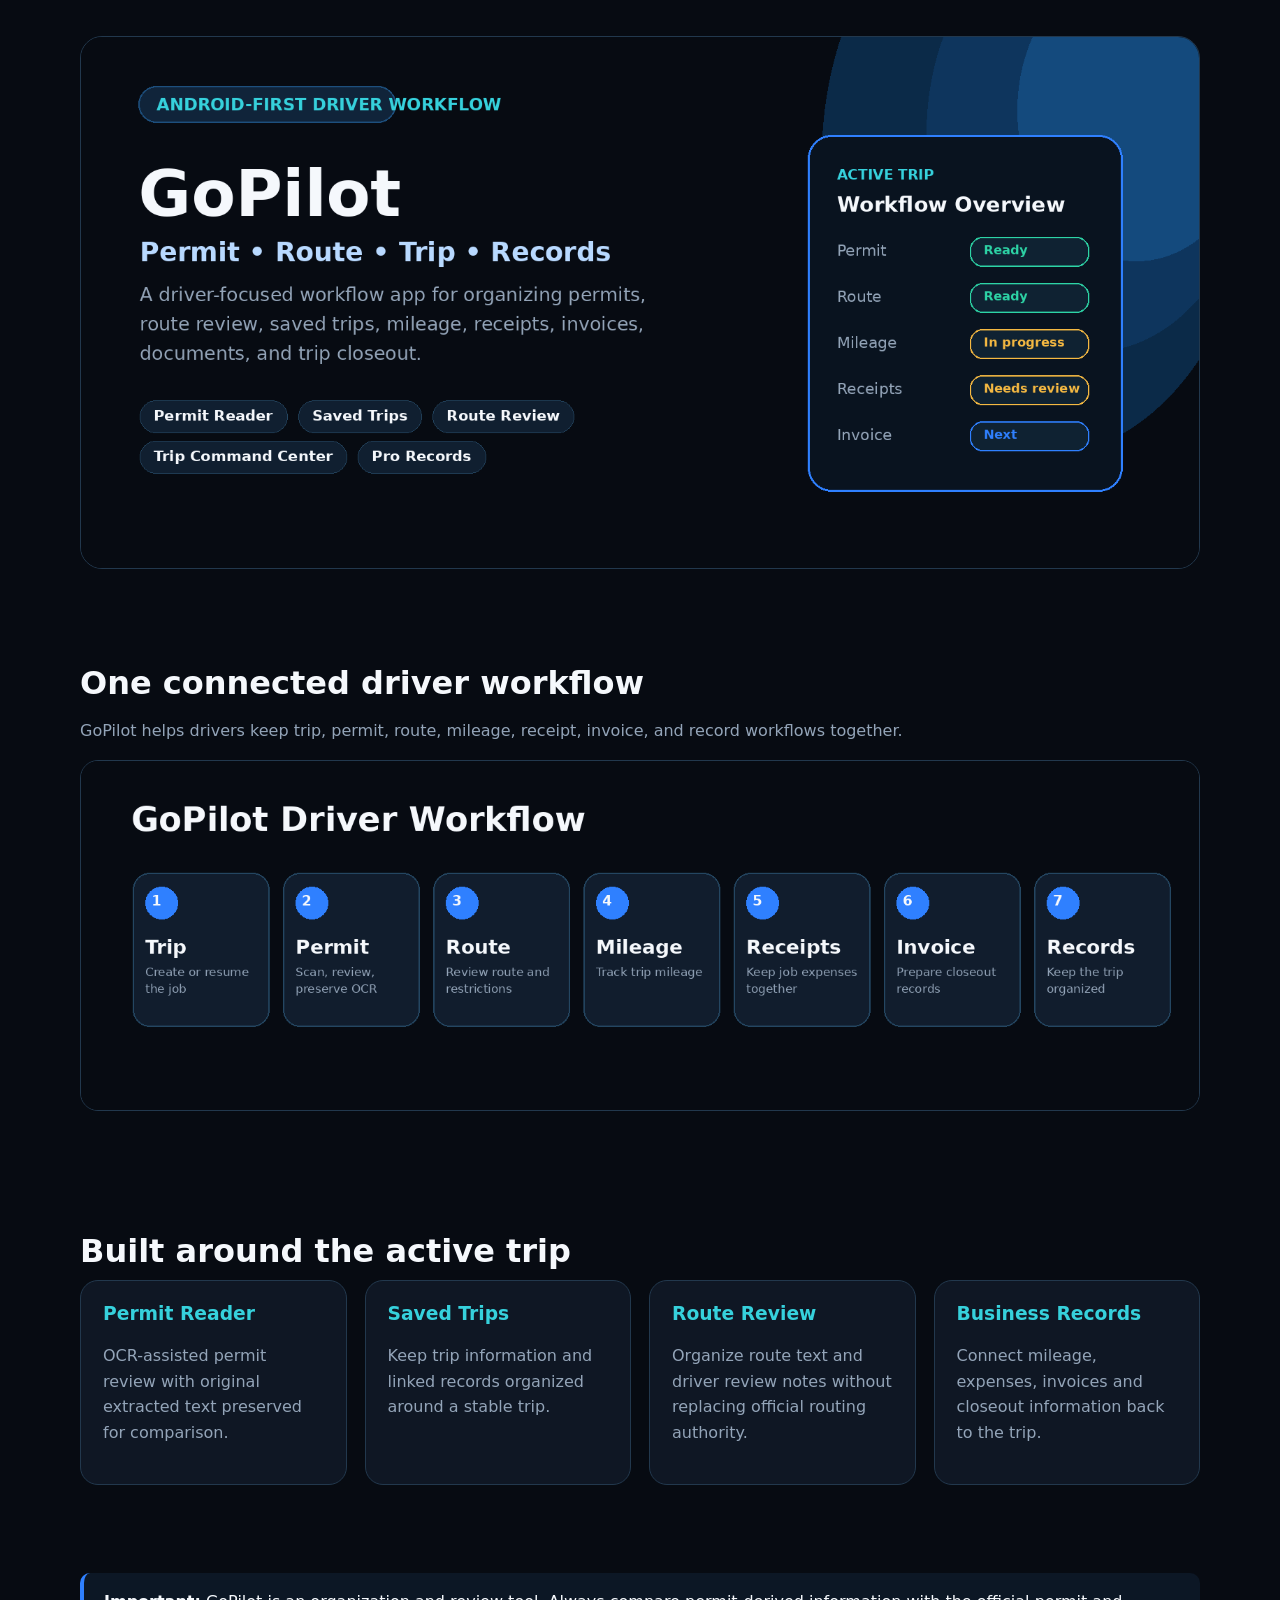
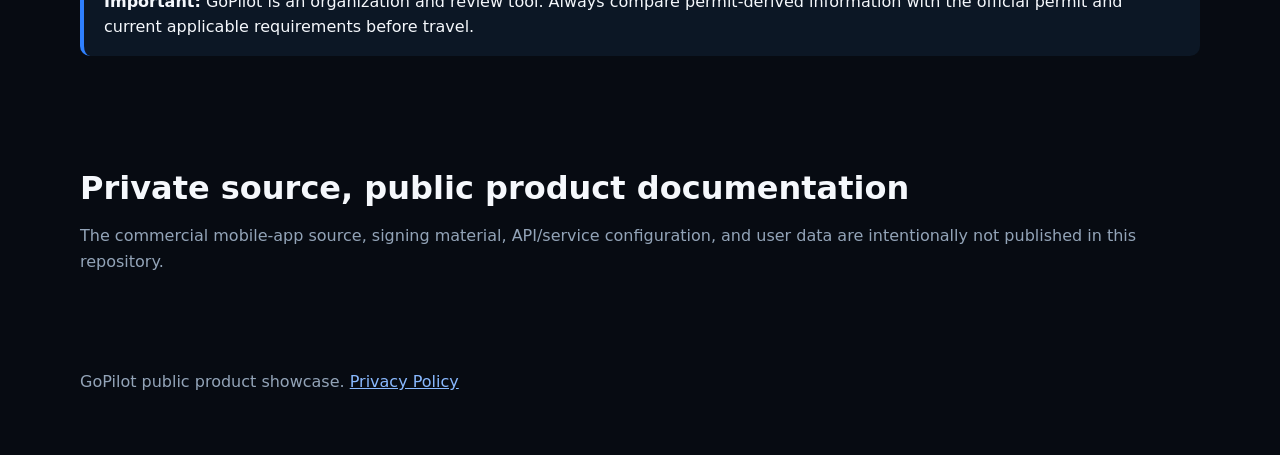
<file: docs/index.html>
<!doctype html>
<html lang="en">
<head>
  <meta charset="utf-8">
  <meta name="viewport" content="width=device-width,initial-scale=1">
  <meta http-equiv="refresh" content="0; url=site/">
  <title>GoPilot</title>
</head>
<body>
  <p><a href="site/">Open the GoPilot public showcase.</a></p>
</body>
</html>
</file>
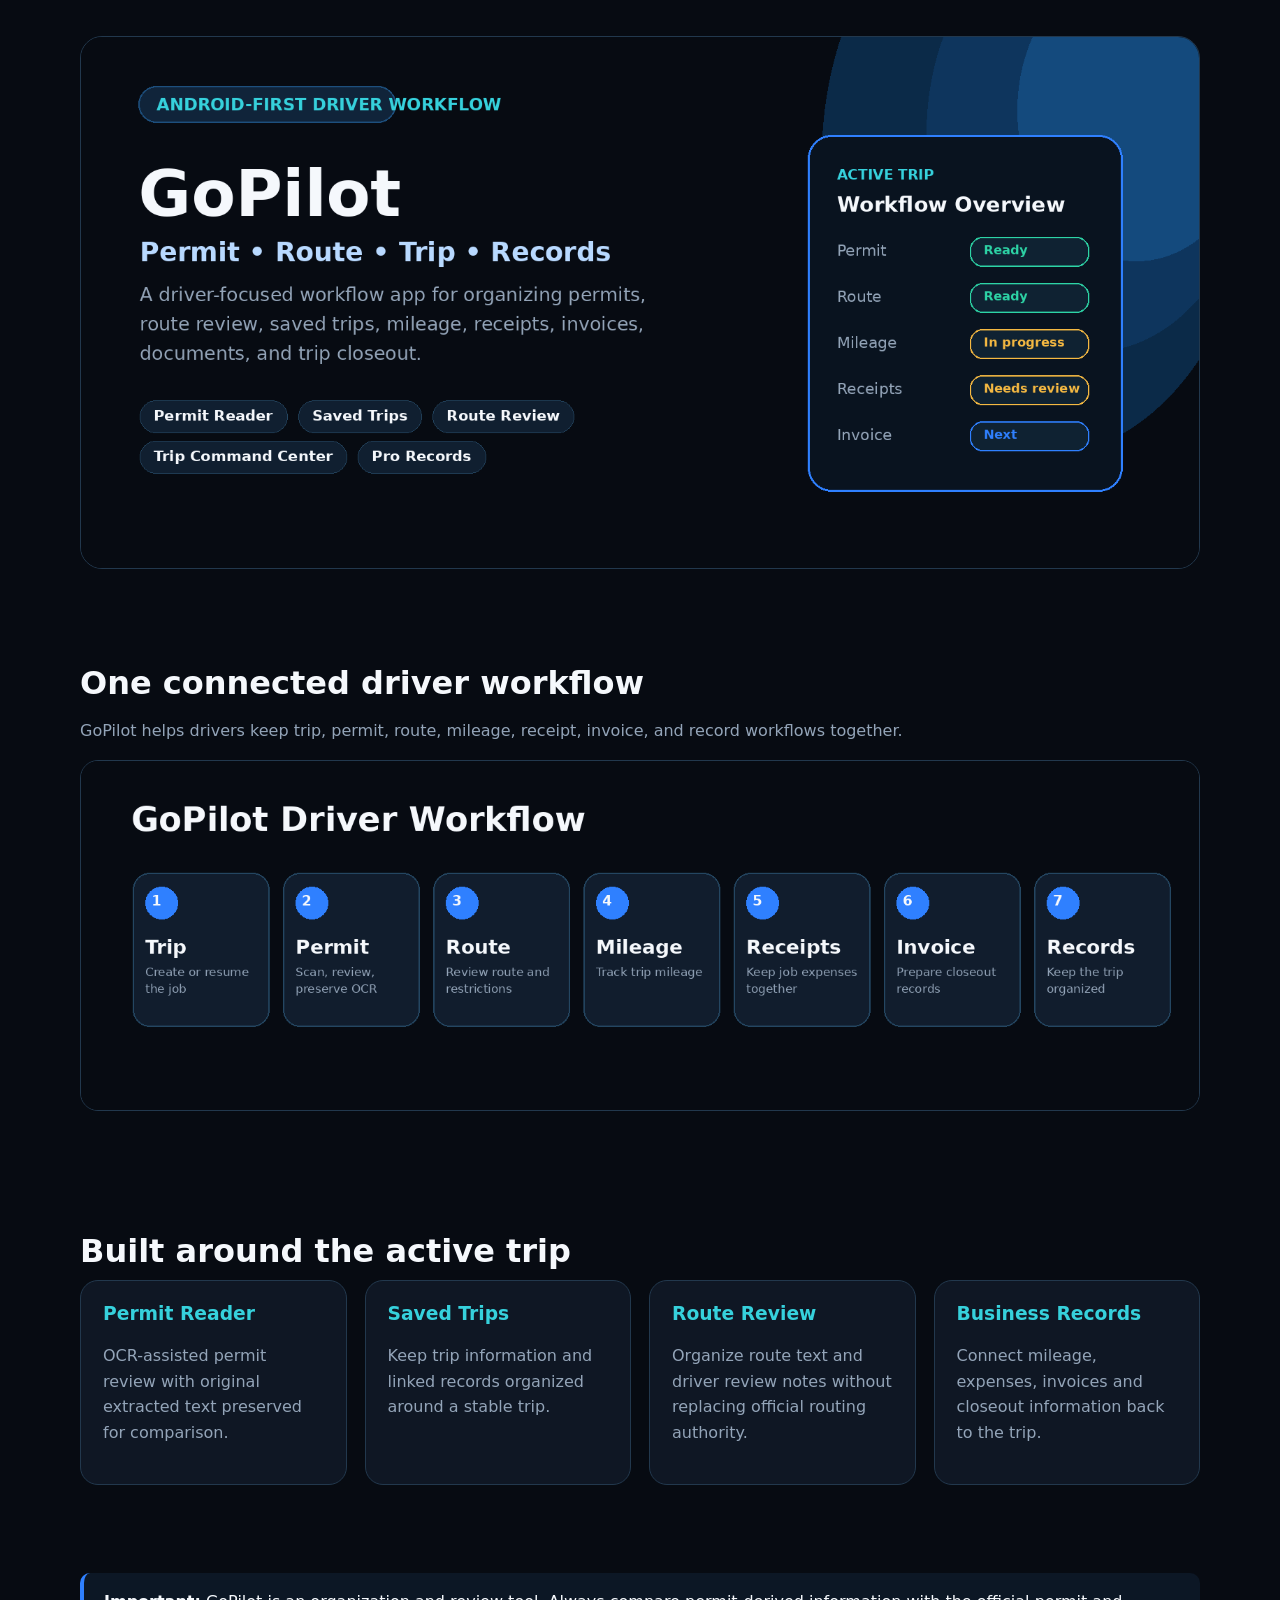
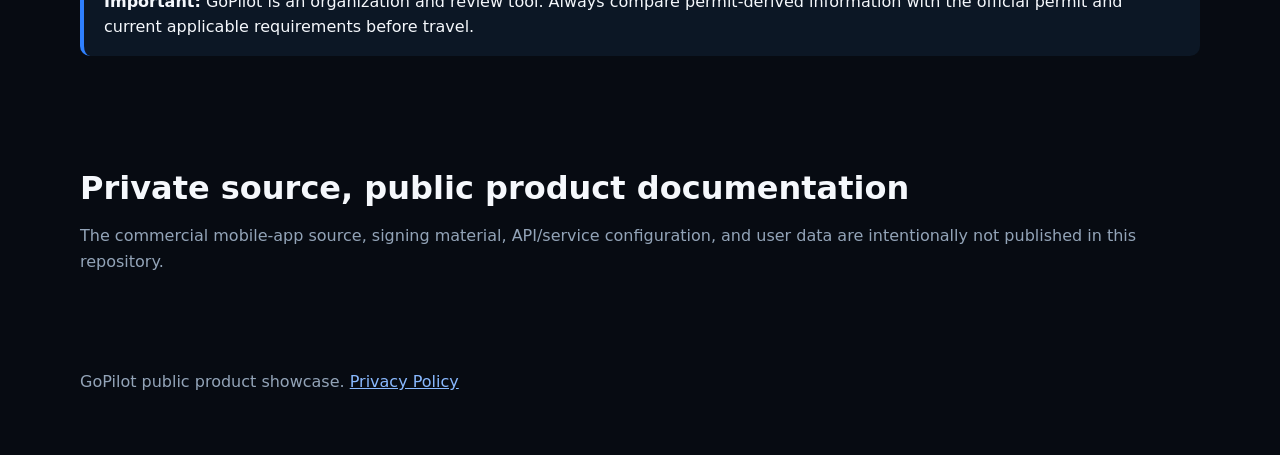
<file: docs/site/index.html>
<!doctype html>
<html lang="en">
<head>
  <meta charset="utf-8">
  <meta name="viewport" content="width=device-width,initial-scale=1">
  <meta name="description" content="GoPilot public product showcase: permit review, trip workflow, route organization, mileage, receipts, invoices, and driver records.">
  <title>GoPilot — Driver Workflow & Permit Tools</title>
  <link rel="stylesheet" href="styles.css">
</head>
<body>
  <main class="wrap">
    <div class="hero">
      <img src="assets/github-hero.png" alt="GoPilot — Permit, Route, Trip, Records">
    </div>

    <section>
      <h2>One connected driver workflow</h2>
      <p>GoPilot helps drivers keep trip, permit, route, mileage, receipt, invoice, and record workflows together.</p>
      <img src="assets/workflow.png" alt="Trip to records workflow" style="width:100%;border-radius:18px;border:1px solid #22384d">
    </section>

    <section>
      <h2>Built around the active trip</h2>
      <div class="grid">
        <div class="card"><h3>Permit Reader</h3><p>OCR-assisted permit review with original extracted text preserved for comparison.</p></div>
        <div class="card"><h3>Saved Trips</h3><p>Keep trip information and linked records organized around a stable trip.</p></div>
        <div class="card"><h3>Route Review</h3><p>Organize route text and driver review notes without replacing official routing authority.</p></div>
        <div class="card"><h3>Business Records</h3><p>Connect mileage, expenses, invoices and closeout information back to the trip.</p></div>
      </div>
    </section>

    <section>
      <div class="notice">
        <strong>Important:</strong>
        GoPilot is an organization and review tool. Always compare permit-derived information with the official permit and current applicable requirements before travel.
      </div>
    </section>

    <section>
      <h2>Private source, public product documentation</h2>
      <p>The commercial mobile-app source, signing material, API/service configuration, and user data are intentionally not published in this repository.</p>
    </section>

    <footer>
      GoPilot public product showcase. <a href="../privacy-policy.html">Privacy Policy</a>
    </footer>
  </main>
</body>
</html>
</file>
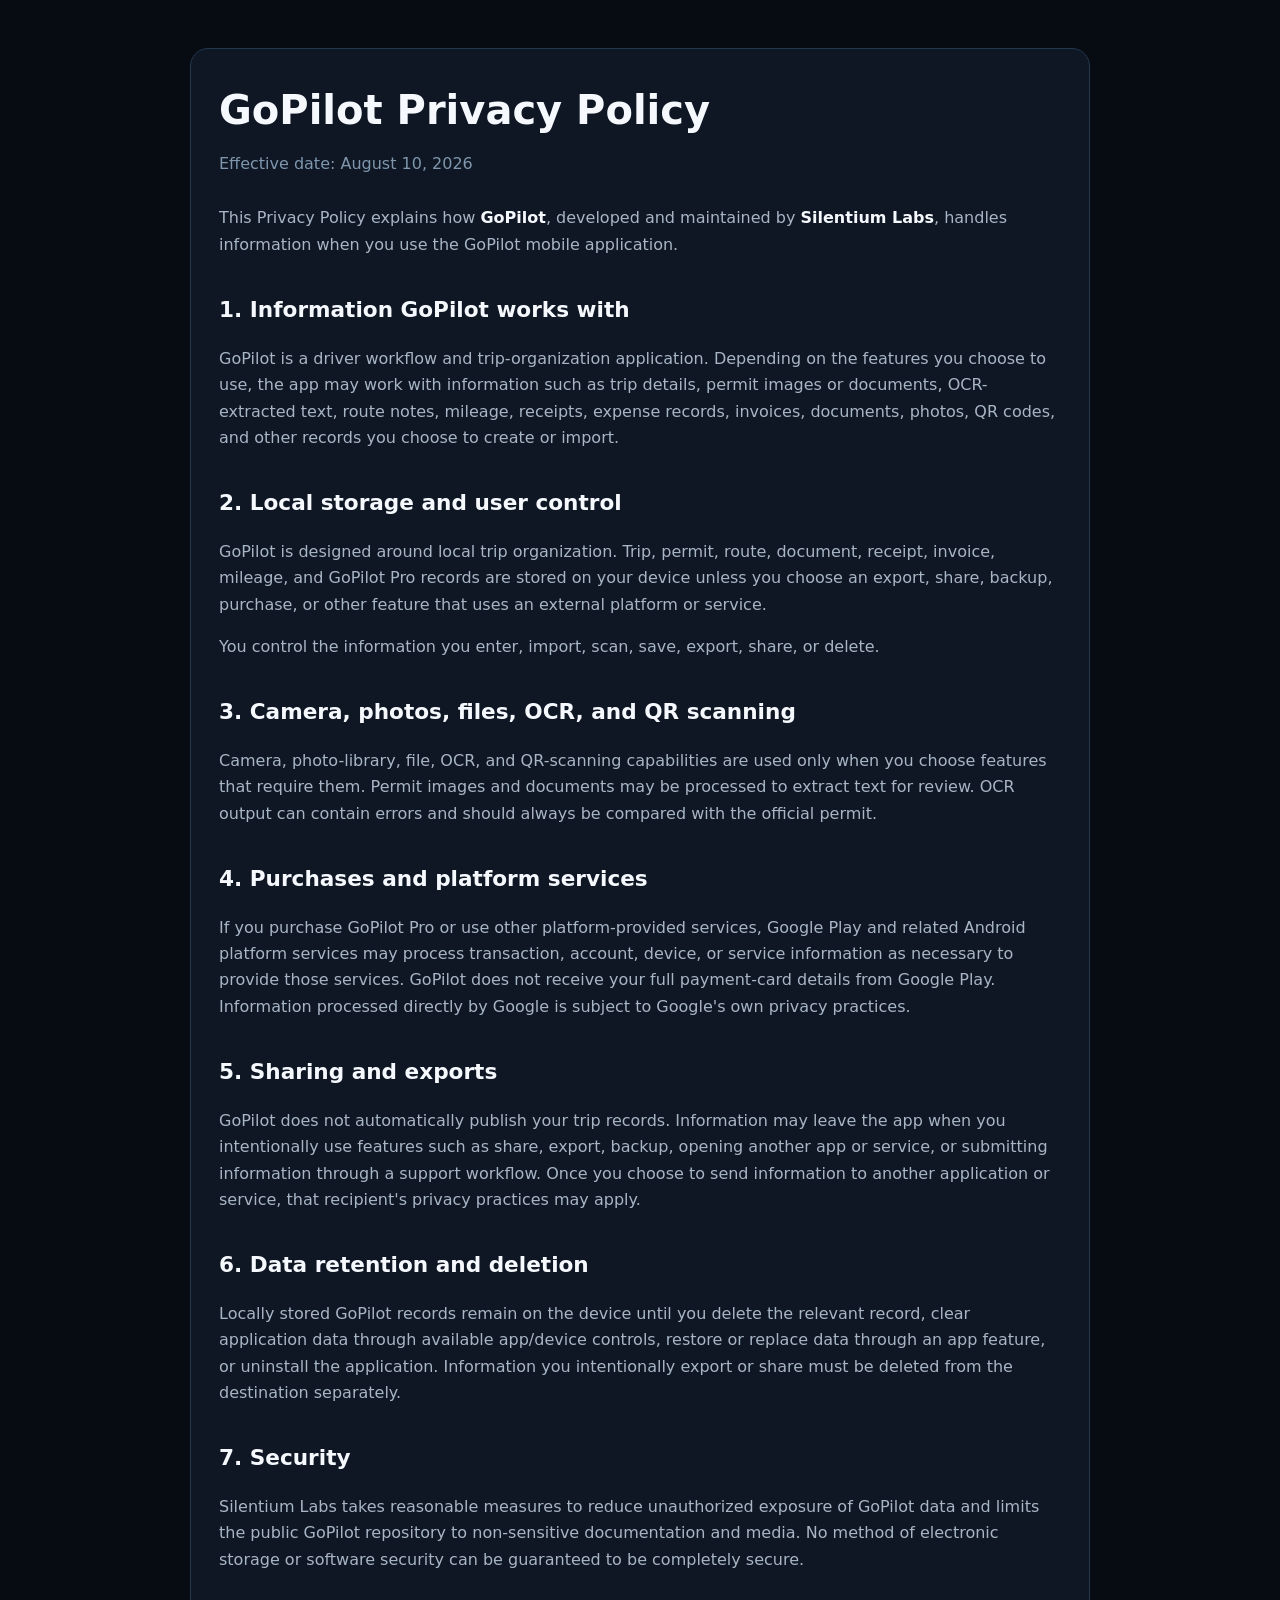
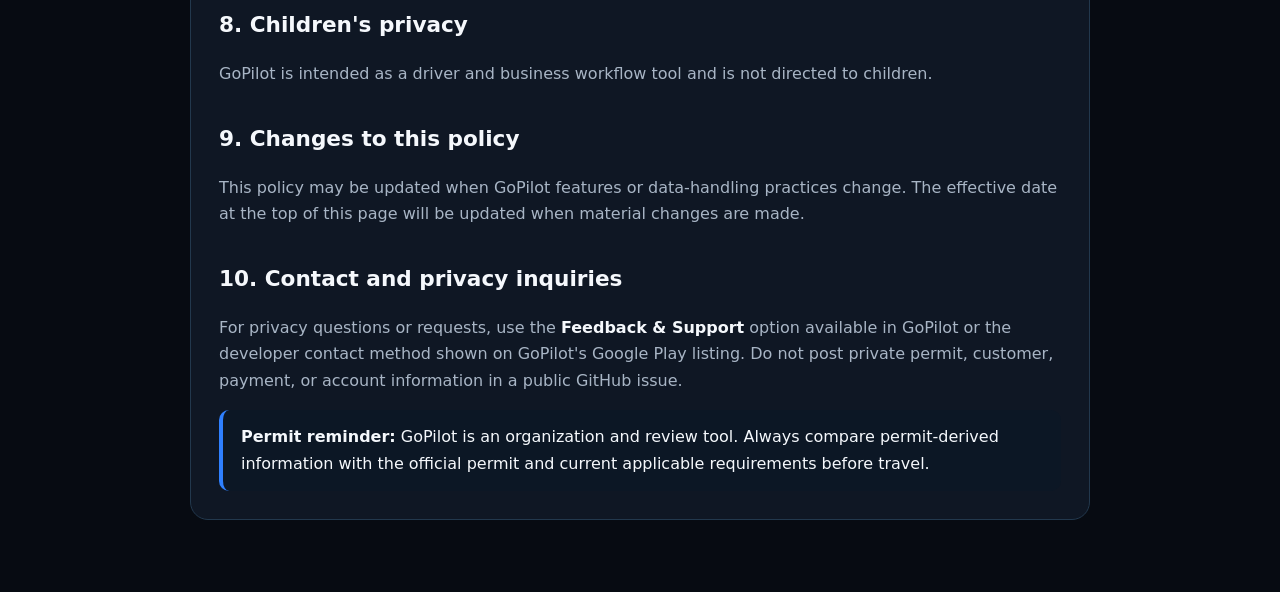
<file: docs/privacy-policy.html>
<!doctype html>
<html lang="en">
<head>
  <meta charset="utf-8">
  <meta name="viewport" content="width=device-width,initial-scale=1">
  <meta name="description" content="GoPilot Privacy Policy">
  <title>GoPilot Privacy Policy</title>
  <style>
    :root{color-scheme:dark;--bg:#070b12;--panel:#0f1724;--text:#f5f8fc;--muted:#a8b5c5;--blue:#2f80ff;--border:#22384d}
    *{box-sizing:border-box}
    body{margin:0;background:var(--bg);color:var(--text);font-family:Inter,system-ui,-apple-system,Segoe UI,Roboto,sans-serif;line-height:1.65}
    .wrap{width:min(900px,92vw);margin:0 auto;padding:48px 0 72px}
    h1{font-size:2.5rem;margin:0 0 8px}
    h2{margin-top:34px;font-size:1.35rem}
    p,li{color:var(--muted)}
    .card{background:var(--panel);border:1px solid var(--border);border-radius:18px;padding:28px}
    .meta{color:#7f96ad;margin-bottom:28px}
    .notice{border-left:4px solid var(--blue);padding:14px 18px;background:#0c1725;border-radius:10px}
    a{color:#8dbaff}
    strong{color:var(--text)}
  </style>
</head>
<body>
  <main class="wrap">
    <div class="card">
      <h1>GoPilot Privacy Policy</h1>
      <div class="meta">Effective date: August 10, 2026</div>

      <p>This Privacy Policy explains how <strong>GoPilot</strong>, developed and maintained by <strong>Silentium Labs</strong>, handles information when you use the GoPilot mobile application.</p>

      <h2>1. Information GoPilot works with</h2>
      <p>GoPilot is a driver workflow and trip-organization application. Depending on the features you choose to use, the app may work with information such as trip details, permit images or documents, OCR-extracted text, route notes, mileage, receipts, expense records, invoices, documents, photos, QR codes, and other records you choose to create or import.</p>

      <h2>2. Local storage and user control</h2>
      <p>GoPilot is designed around local trip organization. Trip, permit, route, document, receipt, invoice, mileage, and GoPilot Pro records are stored on your device unless you choose an export, share, backup, purchase, or other feature that uses an external platform or service.</p>
      <p>You control the information you enter, import, scan, save, export, share, or delete.</p>

      <h2>3. Camera, photos, files, OCR, and QR scanning</h2>
      <p>Camera, photo-library, file, OCR, and QR-scanning capabilities are used only when you choose features that require them. Permit images and documents may be processed to extract text for review. OCR output can contain errors and should always be compared with the official permit.</p>

      <h2>4. Purchases and platform services</h2>
      <p>If you purchase GoPilot Pro or use other platform-provided services, Google Play and related Android platform services may process transaction, account, device, or service information as necessary to provide those services. GoPilot does not receive your full payment-card details from Google Play. Information processed directly by Google is subject to Google's own privacy practices.</p>

      <h2>5. Sharing and exports</h2>
      <p>GoPilot does not automatically publish your trip records. Information may leave the app when you intentionally use features such as share, export, backup, opening another app or service, or submitting information through a support workflow. Once you choose to send information to another application or service, that recipient's privacy practices may apply.</p>

      <h2>6. Data retention and deletion</h2>
      <p>Locally stored GoPilot records remain on the device until you delete the relevant record, clear application data through available app/device controls, restore or replace data through an app feature, or uninstall the application. Information you intentionally export or share must be deleted from the destination separately.</p>

      <h2>7. Security</h2>
      <p>Silentium Labs takes reasonable measures to reduce unauthorized exposure of GoPilot data and limits the public GoPilot repository to non-sensitive documentation and media. No method of electronic storage or software security can be guaranteed to be completely secure.</p>

      <h2>8. Children's privacy</h2>
      <p>GoPilot is intended as a driver and business workflow tool and is not directed to children.</p>

      <h2>9. Changes to this policy</h2>
      <p>This policy may be updated when GoPilot features or data-handling practices change. The effective date at the top of this page will be updated when material changes are made.</p>

      <h2>10. Contact and privacy inquiries</h2>
      <p>For privacy questions or requests, use the <strong>Feedback &amp; Support</strong> option available in GoPilot or the developer contact method shown on GoPilot's Google Play listing. Do not post private permit, customer, payment, or account information in a public GitHub issue.</p>

      <div class="notice">
        <strong>Permit reminder:</strong> GoPilot is an organization and review tool. Always compare permit-derived information with the official permit and current applicable requirements before travel.
      </div>
    </div>
  </main>
</body>
</html>
</file>
<file: docs/site/styles.css>
:root {
  --bg: #070b12;
  --panel: #0f1724;
  --text: #f5f8fc;
  --muted: #93a4b8;
  --blue: #2f80ff;
  --cyan: #36d1dc;
  --border: #22384d;
}
* { box-sizing: border-box; }
body {
  margin: 0; font-family: Inter, ui-sans-serif, system-ui, -apple-system, Segoe UI, sans-serif;
  background: var(--bg); color: var(--text); line-height: 1.6;
}
.wrap { width: min(1120px, 92vw); margin: 0 auto; }
.hero { padding: 36px 0 18px; }
.hero img { width: 100%; border-radius: 22px; border: 1px solid var(--border); }
section { padding: 44px 0; }
h1,h2,h3 { line-height: 1.15; }
h2 { font-size: 2rem; margin-bottom: 10px; }
p { color: var(--muted); }
.grid { display: grid; grid-template-columns: repeat(auto-fit,minmax(240px,1fr)); gap: 18px; }
.card { background: var(--panel); border: 1px solid var(--border); border-radius: 18px; padding: 22px; }
.card h3 { color: var(--cyan); margin-top: 0; }
.notice { border-left: 4px solid var(--blue); padding: 16px 20px; background: #0c1725; border-radius: 10px; }
footer { padding: 35px 0 60px; color: var(--muted); }
a { color: #89b9ff; }
</file>
